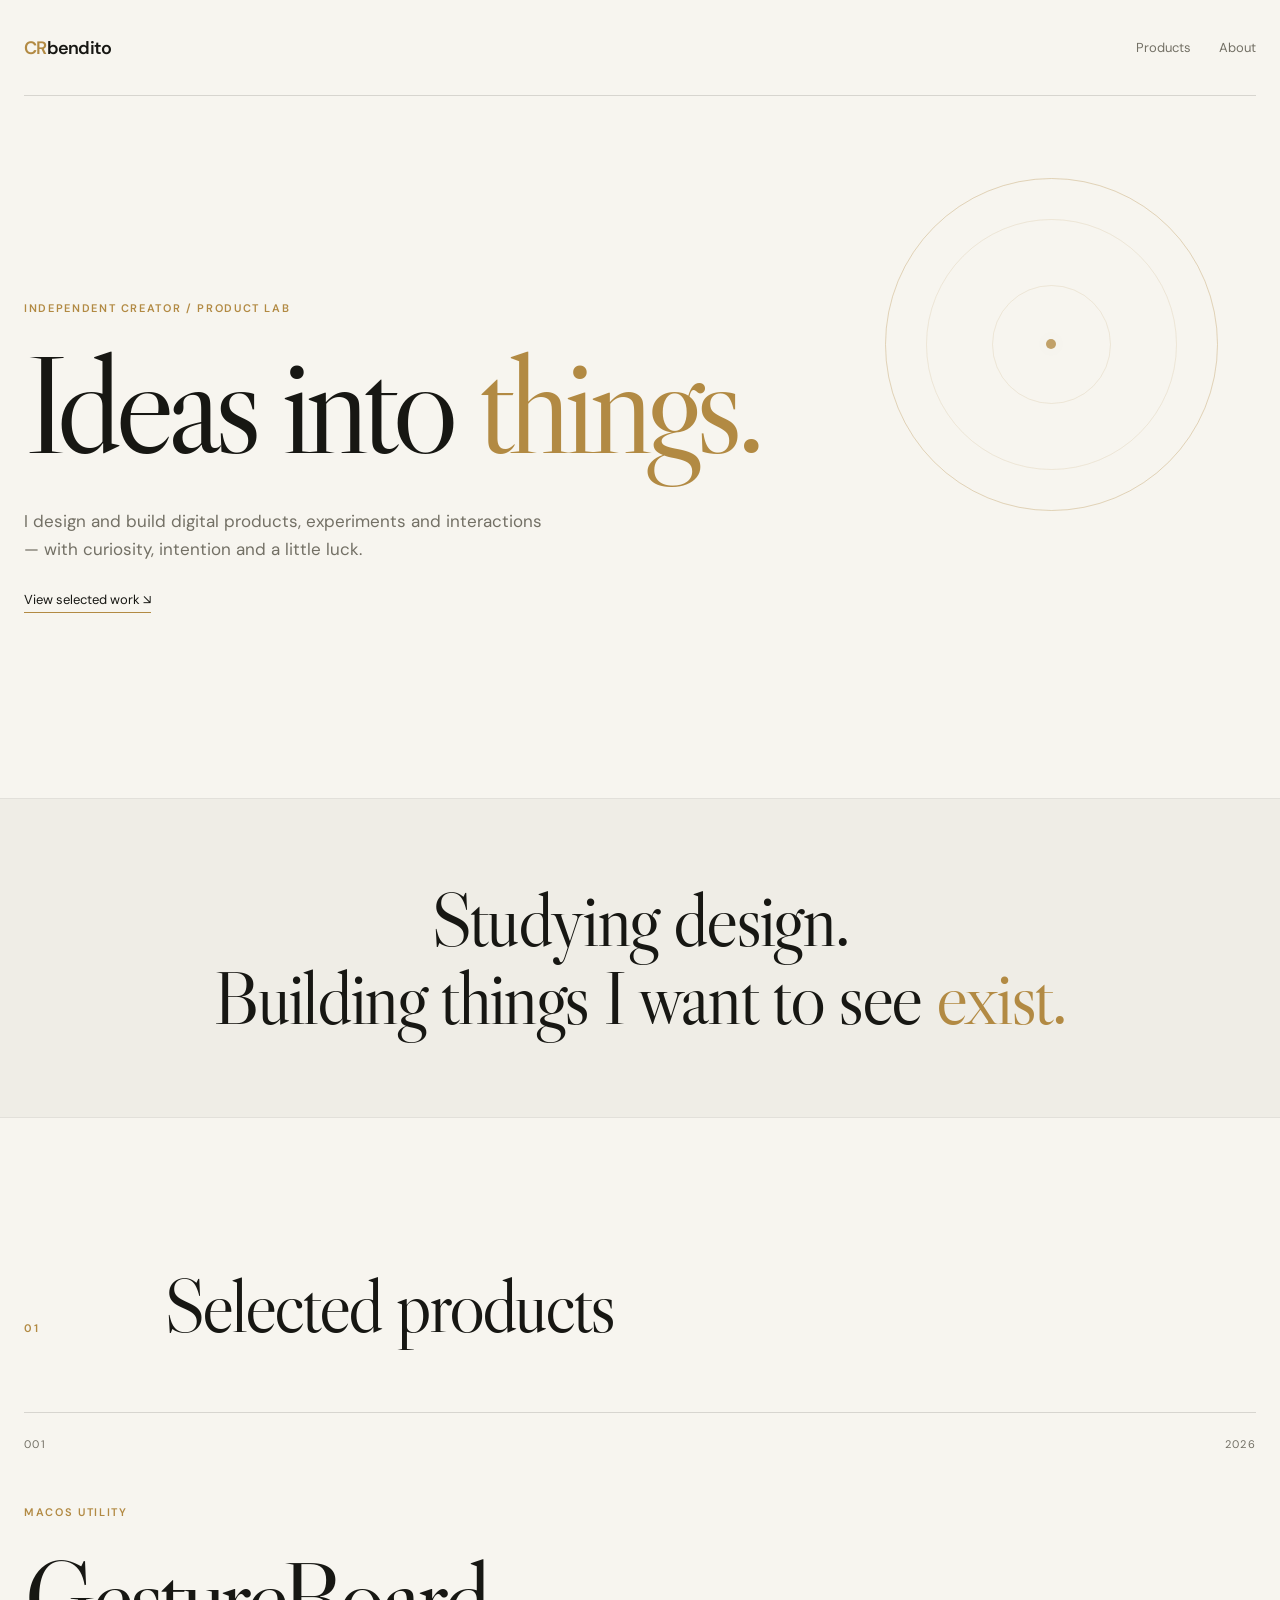
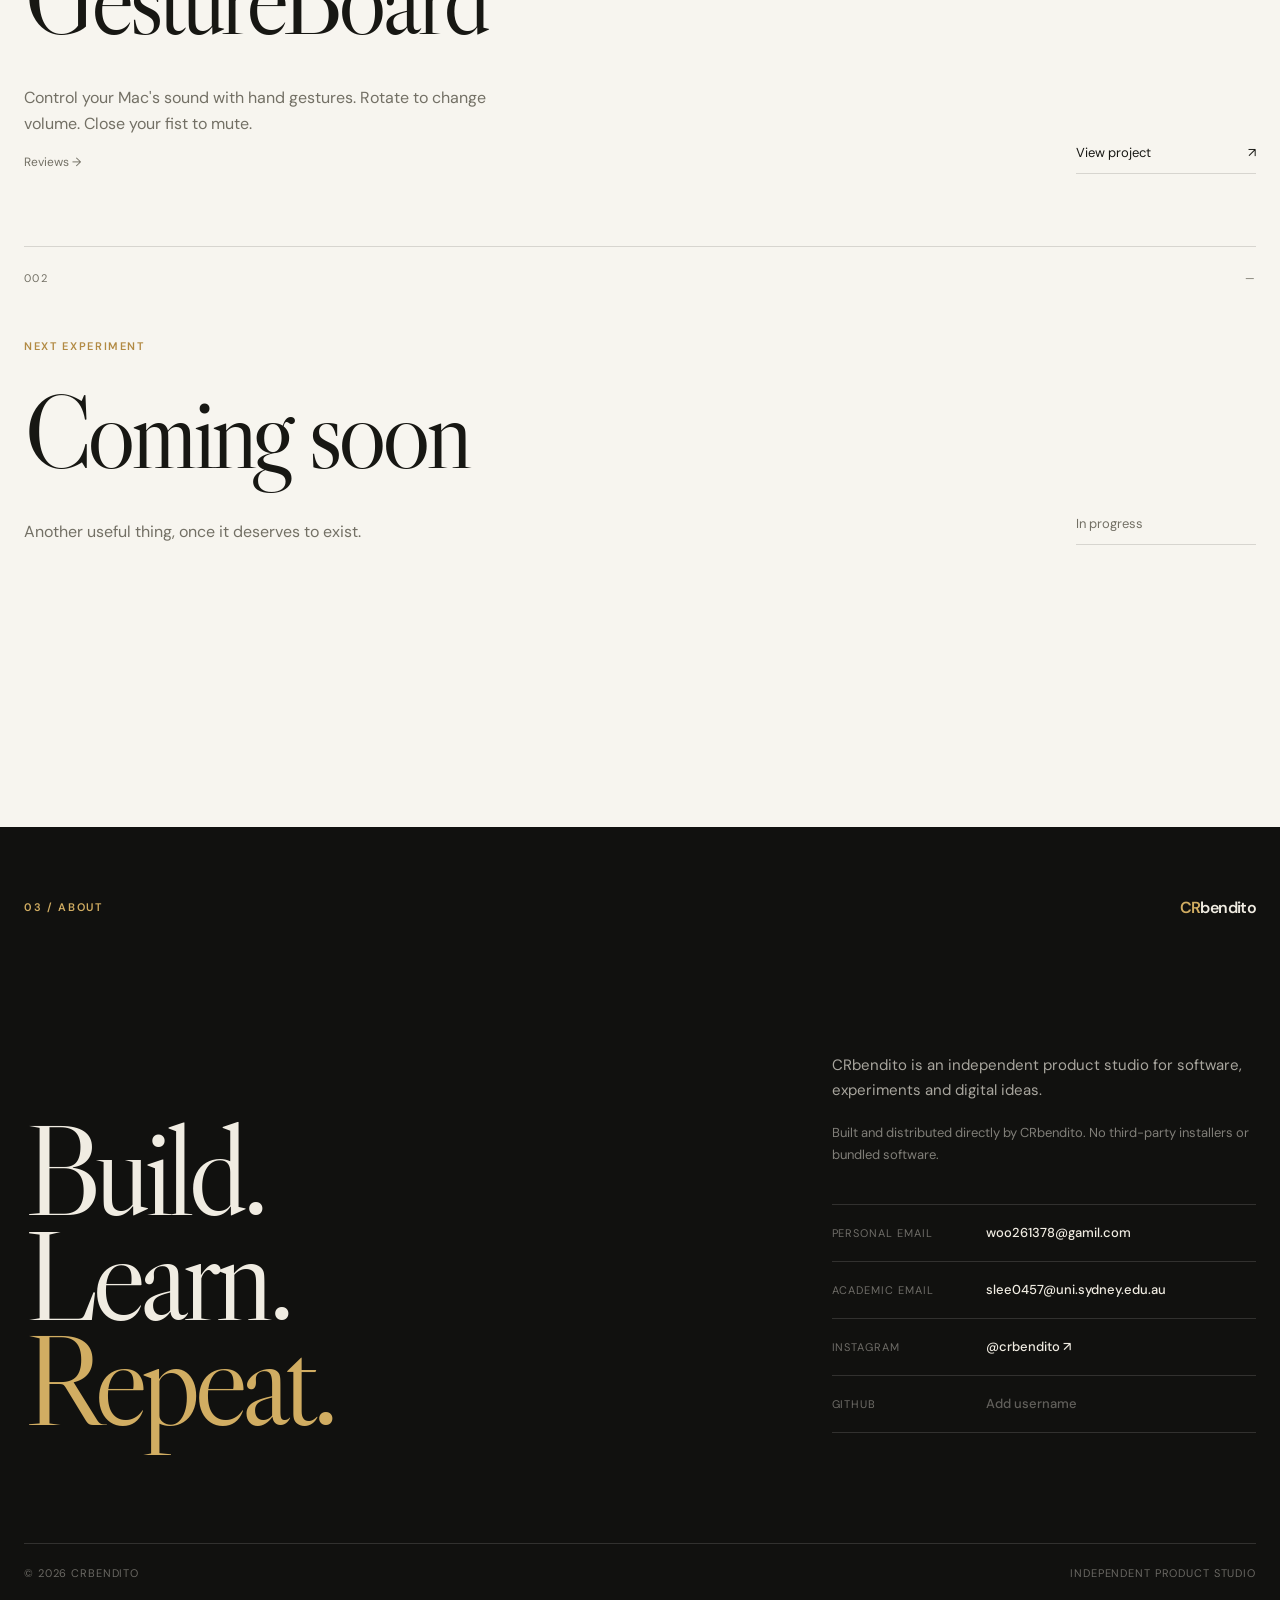
<file: index.html>
<!doctype html>
<html lang="en">
<head>
  <meta charset="utf-8" />
  <meta name="viewport" content="width=device-width, initial-scale=1" />
  <meta name="description" content="CRbendito — independent products, experiments and ideas." />
  <title>CRbendito</title>
  <link rel="stylesheet" href="styles.css" />
</head>
<body>
  <div class="cursor-glow" id="cursorGlow" aria-hidden="true"></div>
  <div class="welcome-screen" id="welcomeScreen" aria-hidden="true">
    <div class="welcome-inner">
      <span class="welcome-line"></span>
      <p>WELCOME TO</p>
      <h1><span>CR</span>BENDITO</h1>
    </div>
  </div>

  <header class="site-header">
    <a class="brand" href="#top" aria-label="CRbendito home">
      <span class="brand-cr">CR</span><span>bendito</span>
    </a>

    <nav class="nav" aria-label="Primary">
      <a href="#products">Products</a>
      <a href="#about">About</a>
    </nav>
  </header>

  <main id="top">
    <section class="hero">
      <div class="hero-mark" aria-hidden="true">
        <span class="hero-ring"></span>
        <span class="hero-dot"></span>
      </div>

      <p class="eyebrow">Independent creator / product lab</p>

      <h1>
        Ideas into
        <span class="gold-word">things.</span>
      </h1>

      <p class="hero-copy">
        I design and build digital products, experiments and
        interactions — with curiosity, intention and a little luck.
      </p>

      <a class="text-link hero-link" href="#products">
        View selected work <span aria-hidden="true">↘</span>
      </a>
    </section>

    <section class="manifesto" aria-label="Brand statement">
      <p>
        Studying design.<br />
        Building things I want to see <span class="gold-small">exist.</span>
      </p>
    </section>

    <section class="products" id="products">
      <div class="section-heading">
        <p class="section-index">01</p>
        <h2>Selected products</h2>
      </div>

      <article class="product-card">
        <div class="product-meta">
          <span>001</span>
          <span>2026</span>
        </div>

        <div class="product-body">
          <div>
            <p class="product-kicker">macOS utility</p>
            <h3>GestureBoard</h3>
            <p class="product-description">
              Control your Mac's sound with hand gestures.
              Rotate to change volume. Close your fist to mute.
            </p>
            <a class="review-link" href="gestureboard.html#reviews">Reviews →</a>
          </div>

          <a class="product-open" href="gestureboard.html" aria-label="Open GestureBoard project">
            <span>View project</span>
            <span aria-hidden="true">↗</span>
          </a>
        </div>
      </article>

      <article class="product-card muted-card">
        <div class="product-meta">
          <span>002</span>
          <span>—</span>
        </div>

        <div class="product-body">
          <div>
            <p class="product-kicker">Next experiment</p>
            <h3>Coming soon</h3>
            <p class="product-description">
              Another useful thing, once it deserves to exist.
            </p>
          </div>

          <span class="product-status">In progress</span>
        </div>
      </article>
    </section>
</main>

  <footer class="about" id="about">
    <div class="about-top">
      <p class="about-index">03 / About</p>
      <p class="about-mark"><span>CR</span>bendito</p>
    </div>

    <div class="about-grid">
      <h2>Build.<br />Learn.<br /><span>Repeat.</span></h2>

      <div class="about-copy">
        <p>
          CRbendito is an independent product studio for software,
          experiments and digital ideas.
        </p>

        <p class="trust-note">
          Built and distributed directly by CRbendito.
          No third-party installers or bundled software.
        </p>

        <div class="contact-list">
          <a href="mailto:woo261378@gamil.com">
            <span>Personal email</span>
            <strong>woo261378@gamil.com</strong>
          </a>
          <a href="mailto:slee0457@uni.sydney.edu.au">
            <span>Academic email</span>
            <strong>slee0457@uni.sydney.edu.au</strong>
          </a>
          <a href="https://www.instagram.com/crbendito/" target="_blank" rel="noreferrer">
            <span>Instagram</span>
            <strong>@crbendito ↗</strong>
          </a>
          <div class="contact-placeholder">
            <span>GitHub</span>
            <strong>Add username</strong>
          </div>
        </div>
      </div>
    </div>

    <div class="footer-line">
      <span>© 2026 CRbendito</span>
      <span>Independent Product Studio</span>
    </div>
  </footer>

  <script src="script.js"></script>
</body>
</html>
</file>
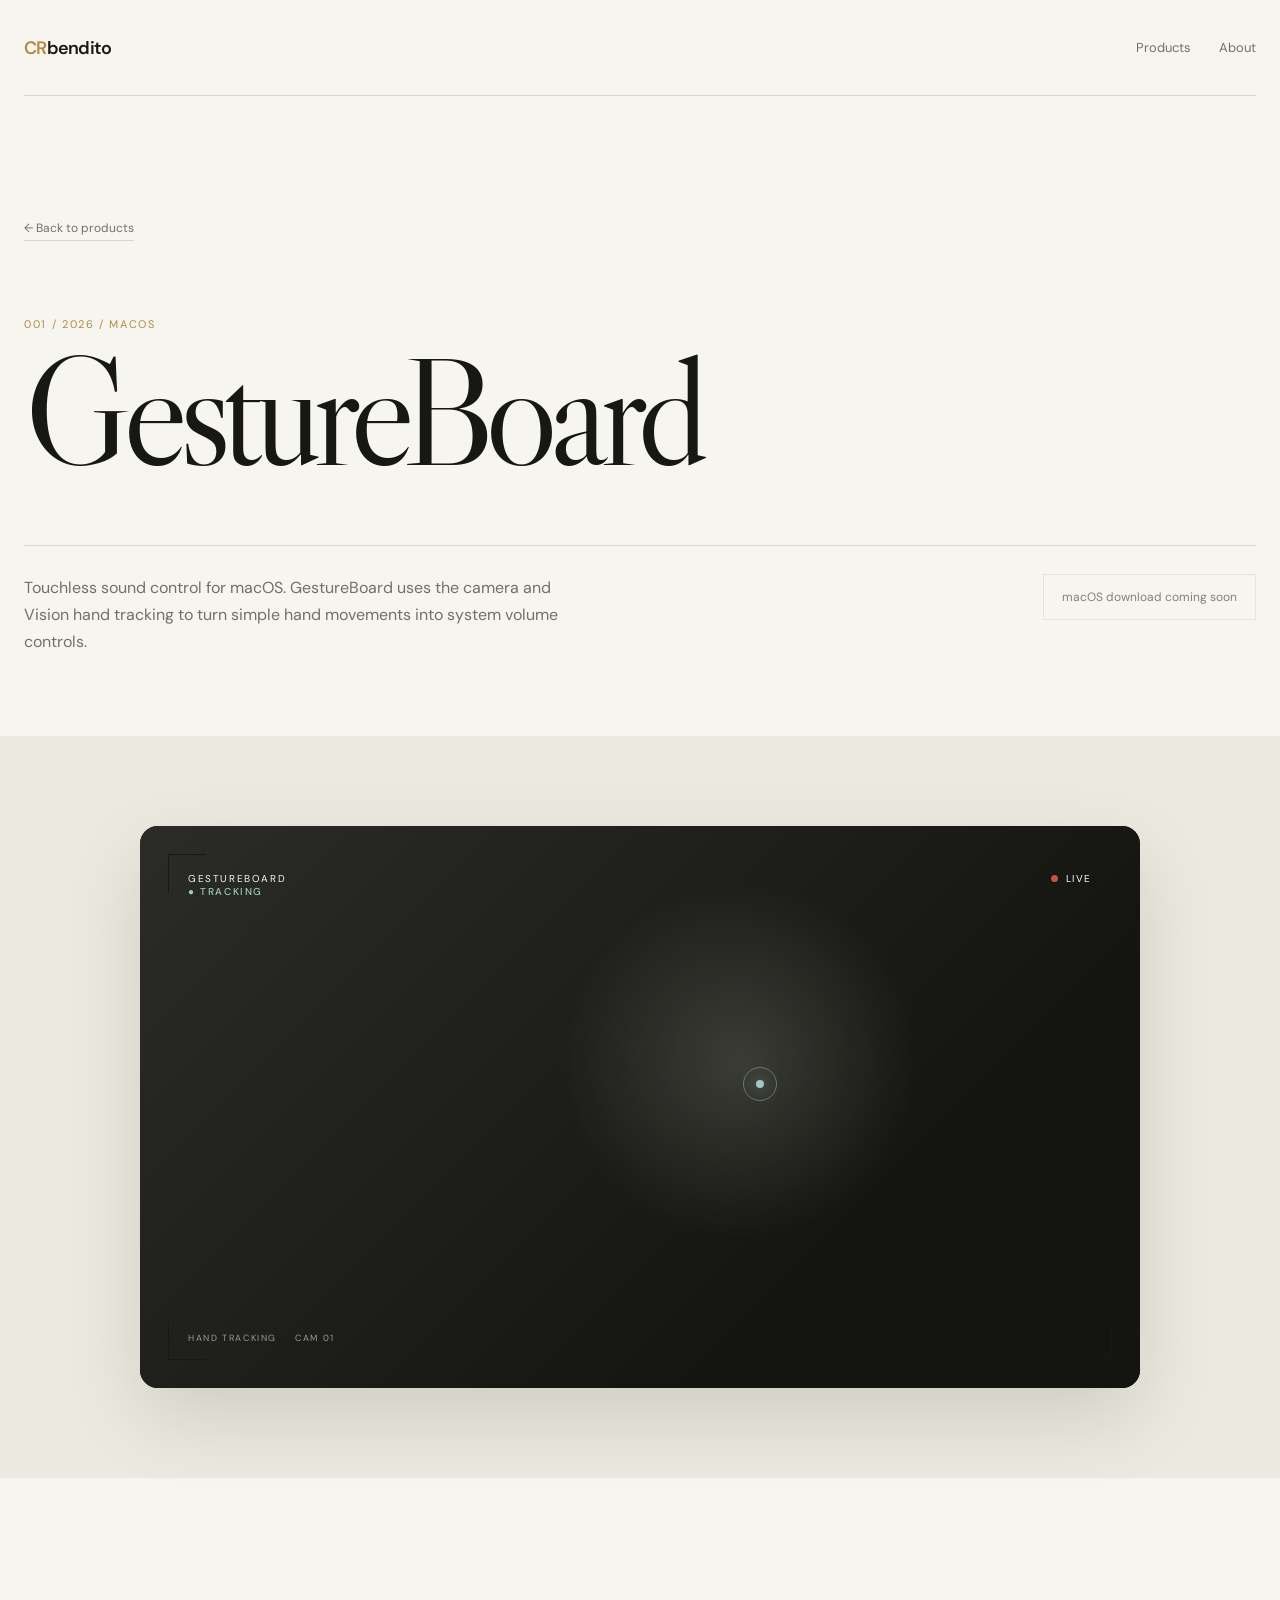
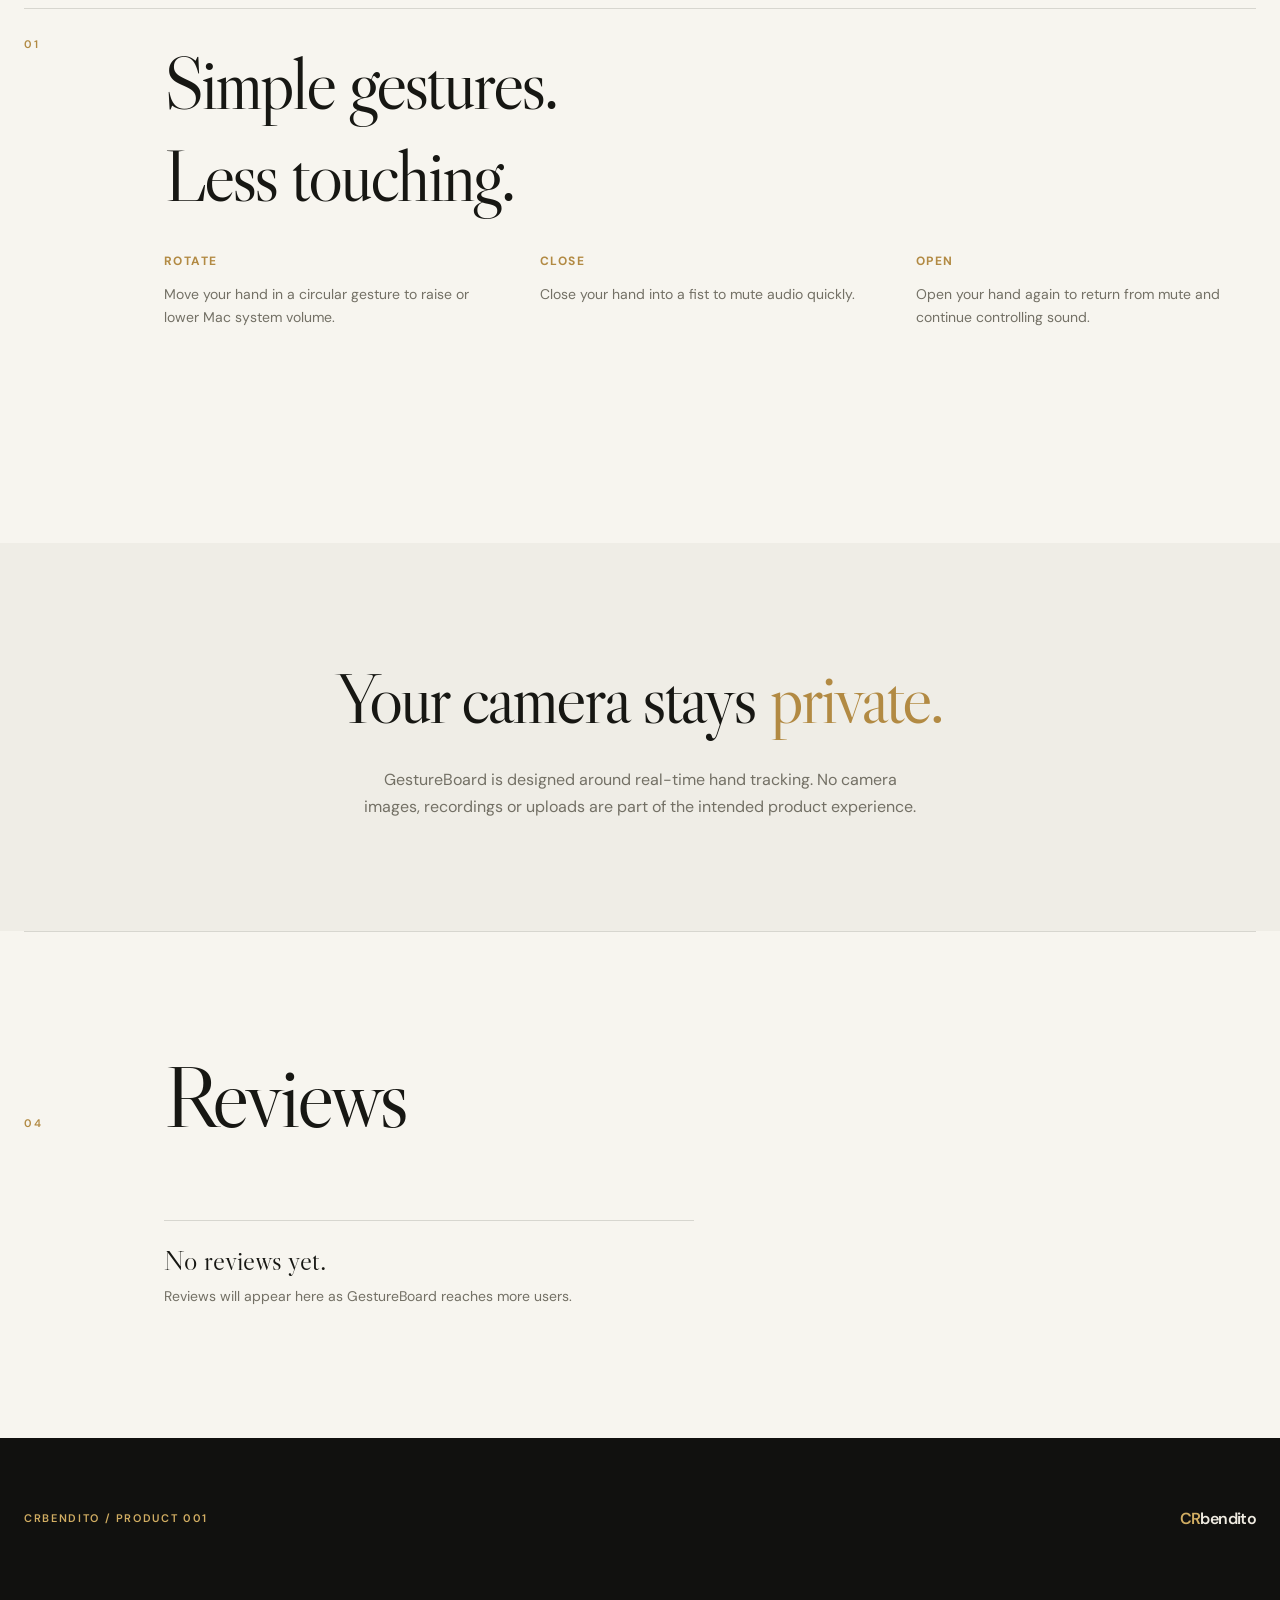
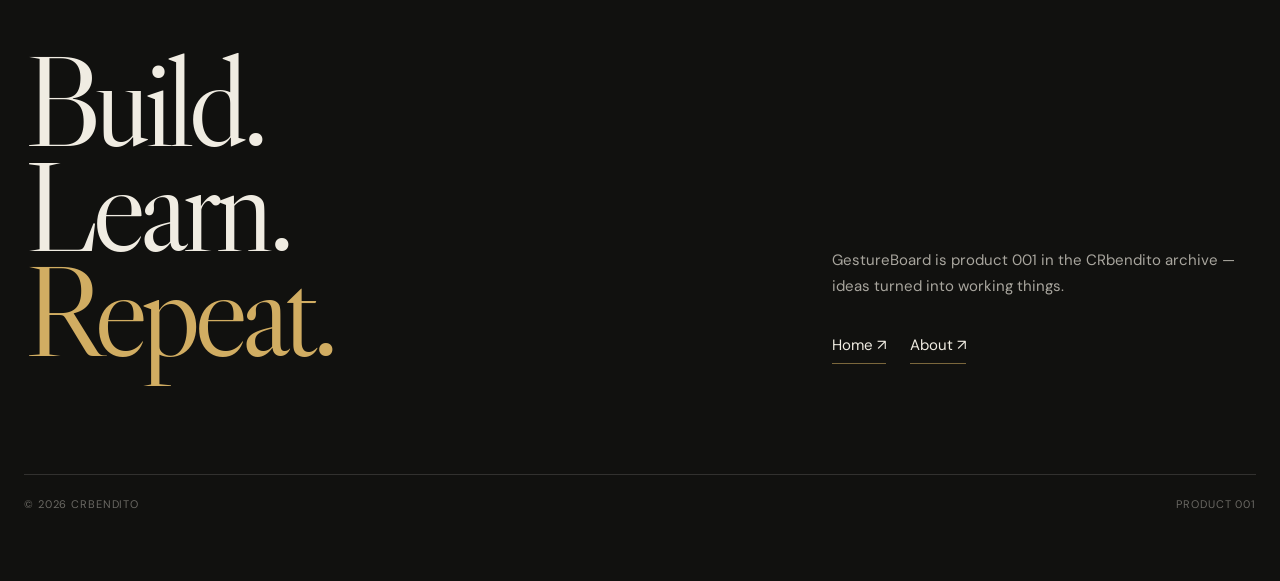
<file: gestureboard.html>
<!doctype html>
<html lang="en">
<head>
  <meta charset="utf-8" />
  <meta name="viewport" content="width=device-width, initial-scale=1" />
  <meta name="description" content="GestureBoard — touchless sound control for macOS by CRbendito." />
  <title>GestureBoard — CRbendito</title>
  <link rel="stylesheet" href="styles.css" />
  <style>
    .project-hero { width:min(calc(100% - 48px),var(--max)); margin:0 auto; padding:120px 0 80px; }
    .project-back { font-size:12px; color:var(--muted); border-bottom:1px solid var(--line); padding-bottom:4px; }
    .project-number { color:var(--gold); font-size:11px; letter-spacing:.15em; text-transform:uppercase; margin:80px 0 18px; }
    .project-title { font-family:"Libre Caslon Display",Georgia,serif; font-size:clamp(72px,12vw,160px); font-weight:400; letter-spacing:-.06em; line-height:.82; margin:0; }
    .project-intro { display:grid; grid-template-columns:1fr 1fr; gap:80px; margin-top:70px; border-top:1px solid var(--line); padding-top:28px; }
    .project-intro p { margin:0; color:var(--muted); line-height:1.7; font-size:16px; max-width:560px; }
    .project-actions { display:flex; gap:14px; flex-wrap:wrap; align-items:flex-start; justify-content:flex-end; }
    .project-button { display:inline-flex; align-items:center; gap:22px; padding:14px 18px; border:1px solid var(--line); font-size:12px; transition:.2s ease; }
    .project-button:hover { color:var(--gold); border-color:var(--gold); }
    .project-demo { background:#ece9e0; padding:90px 24px; }
    .demo-frame { width:min(100%,1000px); aspect-ratio:16/9; margin:0 auto; background:#171815; border-radius:18px; overflow:hidden; position:relative; box-shadow:0 30px 80px rgba(0,0,0,.12); }
    .demo-camera { position:absolute; inset:0; background:radial-gradient(circle at 60% 42%, rgba(210,210,190,.18), transparent 26%), linear-gradient(135deg,#2b2c28,#141511 72%); }
    .corner { position:absolute; width:38px; height:38px; border-color:rgba(255,255,255,.75); }
    .c1 { left:28px; top:28px; border-left:1px solid; border-top:1px solid; }
    .c2 { right:28px; top:28px; border-right:1px solid; border-top:1px solid; }
    .c3 { left:28px; bottom:28px; border-left:1px solid; border-bottom:1px solid; }
    .c4 { right:28px; bottom:28px; border-right:1px solid; border-bottom:1px solid; }
    .live { position:absolute; right:48px; top:46px; color:#fff; font-size:10px; letter-spacing:.16em; text-transform:uppercase; display:flex; align-items:center; gap:8px; }
    .live::before { content:""; width:7px; height:7px; border-radius:50%; background:#c95045; }
    .tracking { position:absolute; left:48px; top:46px; color:#f6f5ee; font-size:10px; letter-spacing:.16em; text-transform:uppercase; }
    .tracking b { color:#9fc9c3; font-weight:500; }
    .reticle { position:absolute; left:62%; top:46%; width:34px; height:34px; border:1px solid rgba(159,201,195,.45); border-radius:50%; transform:translate(-50%,-50%); }
    .reticle::after { content:""; position:absolute; width:8px; height:8px; border-radius:50%; background:#9fc9c3; left:50%; top:50%; transform:translate(-50%,-50%); box-shadow:0 0 16px rgba(159,201,195,.9); }
    .demo-label { position:absolute; left:48px; bottom:44px; color:rgba(255,255,255,.55); font-size:9px; letter-spacing:.18em; text-transform:uppercase; }
    .project-details { width:min(calc(100% - 48px),var(--max)); margin:0 auto; padding:130px 0; }
    .detail-grid { display:grid; grid-template-columns:120px 1fr; gap:20px; border-top:1px solid var(--line); padding:28px 0 70px; }
    .detail-grid h2 { margin:0; font-family:"Libre Caslon Display",Georgia,serif; font-size:clamp(42px,6vw,74px); font-weight:400; letter-spacing:-.04em; }
    .detail-copy { display:grid; grid-template-columns:repeat(3,1fr); gap:36px; grid-column:2; }
    .detail-copy h3 { font-size:12px; color:var(--gold); text-transform:uppercase; letter-spacing:.12em; }
    .detail-copy p { color:var(--muted); line-height:1.65; font-size:14px; }
    .privacy-note { background:var(--paper-2); text-align:center; padding:110px 24px; }
    .privacy-note h2 { font-family:"Libre Caslon Display",Georgia,serif; font-size:clamp(42px,6vw,72px); font-weight:400; margin:0 0 24px; letter-spacing:-.04em; }
    .privacy-note h2 span { color:var(--gold); }
    .privacy-note p { color:var(--muted); line-height:1.7; max-width:560px; margin:0 auto; }
    @media (max-width:780px){ .project-hero,.project-details{width:min(calc(100% - 32px),var(--max));}.project-intro{grid-template-columns:1fr;gap:32px}.project-actions{justify-content:flex-start}.detail-grid{grid-template-columns:1fr}.detail-copy{grid-column:1;grid-template-columns:1fr}.demo-frame{aspect-ratio:4/3}.project-title{font-size:clamp(62px,18vw,100px)} }
  </style>
</head>
<body>
<header class="site-header">
  <a class="brand" href="index.html"><span class="brand-cr">CR</span><span>bendito</span></a>
  <nav class="nav"><a href="index.html#products">Products</a><a href="index.html#about">About</a></nav>
</header>
<main>
  <section class="project-hero">
    <a class="project-back" href="index.html#products">← Back to products</a>
    <p class="project-number">001 / 2026 / macOS</p>
    <h1 class="project-title">GestureBoard</h1>
    <div class="project-intro">
      <p>Touchless sound control for macOS. GestureBoard uses the camera and Vision hand tracking to turn simple hand movements into system volume controls.</p>
      <div class="project-actions">
        <span class="project-button project-button-disabled" aria-disabled="true">macOS download coming soon</span>
      </div>
    </div>
  </section>

  <section class="project-demo" aria-label="GestureBoard visual preview">
    <div class="demo-frame">
      <div class="demo-camera"></div>
      <span class="corner c1"></span><span class="corner c2"></span><span class="corner c3"></span><span class="corner c4"></span>
      <div class="tracking">GESTUREBOARD<br><b>● TRACKING</b></div>
      <div class="live">LIVE</div>
      <div class="reticle"></div>
      <div class="demo-label">HAND TRACKING &nbsp;&nbsp;&nbsp; CAM 01</div>
    </div>
  </section>

  <section class="project-details">
    <div class="detail-grid">
      <p class="section-index">01</p>
      <h2>Simple gestures.<br>Less touching.</h2>
      <div class="detail-copy">
        <div><h3>Rotate</h3><p>Move your hand in a circular gesture to raise or lower Mac system volume.</p></div>
        <div><h3>Close</h3><p>Close your hand into a fist to mute audio quickly.</p></div>
        <div><h3>Open</h3><p>Open your hand again to return from mute and continue controlling sound.</p></div>
      </div>
    </div>
  </section>

  <section class="privacy-note">
    <h2>Your camera stays <span>private.</span></h2>
    <p>GestureBoard is designed around real-time hand tracking. No camera images, recordings or uploads are part of the intended product experience.</p>
  </section>

  <section class="product-reviews" id="reviews">
    <div class="review-heading">
      <p class="section-index">04</p>
      <h2>Reviews</h2>
    </div>
    <div class="review-empty">
      <p>No reviews yet.</p>
      <span>Reviews will appear here as GestureBoard reaches more users.</span>
    </div>
  </section>

</main>
<footer class="about" style="margin-top:0">
  <div class="about-top"><p class="about-index">CRbendito / Product 001</p><p class="about-mark"><span>CR</span>bendito</p></div>
  <div class="about-grid"><h2>Build.<br>Learn.<br><span>Repeat.</span></h2><div class="about-copy"><p>GestureBoard is product 001 in the CRbendito archive — ideas turned into working things.</p><div class="links"><a href="index.html">Home ↗</a><a href="index.html#about">About ↗</a></div></div></div>
  <div class="footer-line"><span>© 2026 CRbendito</span><span>Product 001</span></div>
</footer>
<script src="script.js"></script>

<div class="download-thanks" id="downloadThanks" aria-hidden="true">
  <div class="download-thanks-inner">
    <p class="downloaded-label">DOWNLOADED</p>
    <h2>Thank you.</h2>
  </div>
</div>

</body>
</html>
</file>
<file: styles.css>
@import url('https://fonts.googleapis.com/css2?family=DM+Sans:wght@400;500;600&family=Libre+Caslon+Display&display=swap');

:root {
  --paper: #f7f5ef;
  --paper-2: #efede6;
  --ink: #171713;
  --muted: #737065;
  --line: rgba(23, 23, 19, 0.14);
  --gold: #b28a43;
  --gold-bright: #d1ad62;
  --night: #11110f;
  --night-soft: #1a1916;
  --ivory: #f0ece2;
  --max: 1240px;
}

* {
  box-sizing: border-box;
}

html {
  scroll-behavior: smooth;
}

body {
  margin: 0;
  background: var(--paper);
  color: var(--ink);
  font-family: "DM Sans", -apple-system, BlinkMacSystemFont, "Segoe UI", sans-serif;
  -webkit-font-smoothing: antialiased;
}

::selection {
  background: var(--gold-bright);
  color: #fff;
}

a {
  color: inherit;
  text-decoration: none;
}

.site-header {
  width: min(calc(100% - 48px), var(--max));
  margin: 0 auto;
  min-height: 96px;
  display: flex;
  align-items: center;
  justify-content: space-between;
  border-bottom: 1px solid var(--line);
}

.brand {
  display: inline-flex;
  align-items: baseline;
  font-size: 18px;
  font-weight: 600;
  letter-spacing: -0.04em;
}

.brand-cr {
  color: var(--gold);
}

.nav {
  display: flex;
  gap: 28px;
  font-size: 13px;
}

.nav a {
  position: relative;
  color: var(--muted);
  transition: color .2s ease;
}

.nav a::after {
  content: "";
  position: absolute;
  left: 0;
  bottom: -5px;
  width: 100%;
  height: 1px;
  background: var(--gold);
  transform: scaleX(0);
  transform-origin: right;
  transition: transform .25s ease;
}

.nav a:hover {
  color: var(--gold);
}

.nav a:hover::after {
  transform: scaleX(1);
  transform-origin: left;
}

.hero {
  width: min(calc(100% - 48px), var(--max));
  margin: 0 auto;
  min-height: 78vh;
  display: flex;
  flex-direction: column;
  justify-content: center;
  position: relative;
  padding: 120px 0 100px;
}

.hero-mark {
  position: absolute;
  top: 82px;
  right: 3vw;
  width: clamp(180px, 26vw, 360px);
  aspect-ratio: 1;
  opacity: .78;
}

.hero-ring {
  position: absolute;
  inset: 0;
  border-radius: 50%;
  border: 1px solid rgba(178, 138, 67, .42);
}

.hero-ring::before,
.hero-ring::after {
  content: "";
  position: absolute;
  border-radius: 50%;
  border: 1px solid rgba(178, 138, 67, .18);
}

.hero-ring::before { inset: 12%; }
.hero-ring::after { inset: 32%; }

.hero-dot {
  width: 10px;
  height: 10px;
  border-radius: 50%;
  background: var(--gold);
  position: absolute;
  top: 50%;
  left: 50%;
  margin: -5px 0 0 -5px;
  box-shadow: 0 0 40px rgba(178, 138, 67, .28);
}

.eyebrow,
.product-kicker,
.section-index,
.about-index {
  text-transform: uppercase;
  letter-spacing: .15em;
  font-size: 11px;
  font-weight: 600;
}

.eyebrow {
  color: var(--gold);
  margin: 0 0 30px;
}

.hero h1 {
  margin: 0;
  max-width: 900px;
  font-family: "Libre Caslon Display", Georgia, serif;
  font-size: clamp(72px, 11vw, 160px);
  line-height: .83;
  letter-spacing: -0.055em;
  font-weight: 400;
}

.gold-word {
  color: var(--gold);
}

.hero-copy {
  width: min(520px, 100%);
  margin: 46px 0 0;
  color: var(--muted);
  font-size: 17px;
  line-height: 1.65;
}

.text-link {
  margin-top: 28px;
  width: max-content;
  border-bottom: 1px solid var(--gold);
  padding-bottom: 4px;
  font-size: 13px;
  transition: color .2s ease, gap .2s ease;
}

.text-link:hover {
  color: var(--gold);
}

.manifesto {
  background: var(--paper-2);
  min-height: 320px;
  display: grid;
  place-items: center;
  padding: 80px 24px;
  border-top: 1px solid rgba(23, 23, 19, .06);
  border-bottom: 1px solid rgba(23, 23, 19, .06);
}

.manifesto p {
  margin: 0;
  font-family: "Libre Caslon Display", Georgia, serif;
  font-size: clamp(38px, 6vw, 76px);
  line-height: 1.03;
  text-align: center;
  letter-spacing: -0.035em;
}

.gold-small {
  color: var(--gold);
}

.products,
.principles {
  width: min(calc(100% - 48px), var(--max));
  margin: 0 auto;
  padding: 140px 0;
}

.section-heading {
  display: grid;
  grid-template-columns: 120px 1fr;
  gap: 20px;
  align-items: baseline;
  margin-bottom: 60px;
}

.section-heading h2 {
  margin: 0;
  font-family: "Libre Caslon Display", Georgia, serif;
  font-size: clamp(44px, 6vw, 76px);
  font-weight: 400;
  letter-spacing: -0.04em;
}

.section-index {
  color: var(--gold);
  margin: 0;
}

.product-card {
  border-top: 1px solid var(--line);
  padding: 24px 0 72px;
  transition: border-color .25s ease;
}

.product-card:hover {
  border-color: var(--gold);
}

.product-meta {
  display: flex;
  justify-content: space-between;
  color: var(--muted);
  font-size: 11px;
  letter-spacing: .12em;
  text-transform: uppercase;
}

.product-body {
  display: grid;
  grid-template-columns: 1fr auto;
  gap: 50px;
  align-items: end;
  margin-top: 54px;
}

.product-kicker {
  color: var(--gold);
  margin: 0 0 16px;
}

.product-card h3 {
  margin: 0;
  font-family: "Libre Caslon Display", Georgia, serif;
  font-size: clamp(54px, 8vw, 110px);
  font-weight: 400;
  letter-spacing: -0.05em;
}

.product-description {
  max-width: 480px;
  margin: 24px 0 0;
  color: var(--muted);
  line-height: 1.6;
}

.product-open,
.product-status {
  min-width: 180px;
  display: flex;
  align-items: center;
  justify-content: space-between;
  gap: 30px;
  border-bottom: 1px solid var(--line);
  padding: 0 0 12px;
  font-size: 13px;
}

.product-open {
  transition: color .2s ease, border-color .2s ease;
}

.product-open:hover {
  color: var(--gold);
  border-color: var(--gold);
}

.product-status {
  color: var(--muted);
}

.muted-card {
  opacity: .62;
}

.principles {
  padding-top: 40px;
}

.principle-grid {
  display: grid;
  grid-template-columns: repeat(3, 1fr);
  border-top: 1px solid var(--line);
}

.principle {
  min-height: 250px;
  padding: 28px 32px 40px 0;
  border-right: 1px solid var(--line);
}

.principle + .principle {
  padding-left: 32px;
}

.principle:last-child {
  border-right: 0;
}

.principle span {
  color: var(--gold);
  font-size: 11px;
}

.principle h3 {
  margin: 60px 0 14px;
  font-family: "Libre Caslon Display", Georgia, serif;
  font-size: 34px;
  font-weight: 400;
}

.principle p {
  max-width: 260px;
  margin: 0;
  color: var(--muted);
  font-size: 14px;
  line-height: 1.6;
}

.about {
  background: var(--night);
  color: var(--ivory);
  margin-top: 70px;
  padding: 70px max(24px, calc((100vw - var(--max)) / 2));
}

.about-top,
.footer-line {
  display: flex;
  align-items: center;
  justify-content: space-between;
}

.about-index {
  margin: 0;
  color: var(--gold-bright);
}

.about-mark {
  margin: 0;
  font-weight: 600;
  letter-spacing: -0.04em;
}

.about-mark span {
  color: var(--gold-bright);
}

.about-grid {
  display: grid;
  grid-template-columns: 1.25fr .75fr;
  gap: 100px;
  align-items: end;
  padding: 120px 0 110px;
}

.about-grid h2 {
  margin: 0;
  font-family: "Libre Caslon Display", Georgia, serif;
  font-size: clamp(74px, 10vw, 142px);
  line-height: .82;
  font-weight: 400;
  letter-spacing: -0.055em;
}

.about-grid h2 span {
  color: var(--gold-bright);
}

.about-copy {
  color: rgba(240, 236, 226, .68);
  line-height: 1.7;
  font-size: 15px;
}

.about-copy strong {
  color: var(--ivory);
  font-weight: 500;
}

.links {
  display: flex;
  gap: 24px;
  margin-top: 34px;
}

.links a {
  color: var(--ivory);
  border-bottom: 1px solid rgba(209, 173, 98, .55);
  padding-bottom: 4px;
  transition: color .2s ease;
}

.links a:hover {
  color: var(--gold-bright);
}

.footer-line {
  border-top: 1px solid rgba(240, 236, 226, .15);
  padding-top: 22px;
  color: rgba(240, 236, 226, .4);
  font-size: 11px;
  letter-spacing: .08em;
  text-transform: uppercase;
}

.reveal {
  opacity: 0;
  transform: translateY(18px);
  transition: opacity .7s ease, transform .7s ease;
}

.reveal.visible {
  opacity: 1;
  transform: none;
}

@media (max-width: 780px) {
  .site-header {
    width: min(calc(100% - 32px), var(--max));
    min-height: 78px;
  }

  .nav {
    gap: 18px;
  }

  .hero {
    width: min(calc(100% - 32px), var(--max));
    min-height: auto;
    padding: 110px 0 90px;
  }

  .hero-mark {
    width: 150px;
    top: 54px;
    right: 0;
  }

  .hero h1 {
    font-size: clamp(64px, 19vw, 104px);
  }

  .products,
  .principles {
    width: min(calc(100% - 32px), var(--max));
    padding: 100px 0;
  }

  .section-heading {
    grid-template-columns: 1fr;
    gap: 18px;
  }

  .product-body {
    grid-template-columns: 1fr;
  }

  .product-open,
  .product-status {
    width: 100%;
  }

  .principle-grid {
    grid-template-columns: 1fr;
  }

  .principle,
  .principle + .principle {
    padding: 28px 0 48px;
    border-right: 0;
    border-bottom: 1px solid var(--line);
  }

  .principle:last-child {
    border-bottom: 0;
  }

  .about {
    padding-left: 20px;
    padding-right: 20px;
  }

  .about-grid {
    grid-template-columns: 1fr;
    gap: 70px;
    padding: 90px 0;
  }

  .about-grid h2 {
    font-size: clamp(70px, 20vw, 110px);
  }

  .footer-line {
    gap: 20px;
    align-items: flex-start;
    flex-direction: column;
  }
}


.contact-list {
  display: grid;
  gap: 0;
  margin-top: 38px;
  border-top: 1px solid rgba(240, 236, 226, .15);
}

.contact-list a,
.contact-placeholder {
  display: grid;
  grid-template-columns: 130px 1fr;
  gap: 24px;
  align-items: baseline;
  padding: 17px 0;
  border-bottom: 1px solid rgba(240, 236, 226, .15);
}

.contact-list a {
  transition: color .2s ease;
}

.contact-list a:hover {
  color: var(--gold-bright);
}

.contact-list span {
  color: rgba(240, 236, 226, .42);
  font-size: 11px;
  text-transform: uppercase;
  letter-spacing: .09em;
}

.contact-list strong {
  color: var(--ivory);
  font-size: 13px;
  font-weight: 500;
  overflow-wrap: anywhere;
}

.contact-placeholder strong {
  color: rgba(240, 236, 226, .36);
}

@media (max-width: 780px) {
  .contact-list a,
  .contact-placeholder {
    grid-template-columns: 1fr;
    gap: 5px;
  }
}


.trust-note {
  margin-top: 18px;
  color: rgba(240, 236, 226, .5);
  font-size: 13px;
  line-height: 1.7;
  max-width: 520px;
}


/* --- CRbendito interaction layer --- */

.welcome-screen {
  position: fixed;
  inset: 0;
  z-index: 9998;
  display: grid;
  place-items: center;
  background: var(--paper);
  pointer-events: none;
  opacity: 1;
  transition: opacity .65s ease;
}

.welcome-screen.is-leaving {
  opacity: 0;
}

.welcome-inner {
  text-align: center;
  transform: translateY(8px);
  animation: welcomeRise .9s cubic-bezier(.2,.7,.2,1) both;
}

.welcome-line {
  display: block;
  width: 42px;
  height: 1px;
  background: var(--gold);
  margin: 0 auto 22px;
  transform-origin: center;
  animation: welcomeLine .85s ease both;
}

.welcome-inner p {
  margin: 0 0 10px;
  color: var(--muted);
  font-size: 10px;
  font-weight: 600;
  letter-spacing: .28em;
}

.welcome-inner h1 {
  margin: 0;
  font-family: "Libre Caslon Display", Georgia, serif;
  font-size: clamp(42px, 7vw, 78px);
  font-weight: 400;
  letter-spacing: -.04em;
}

.welcome-inner h1 span {
  color: var(--gold);
}

@keyframes welcomeRise {
  from { opacity: 0; transform: translateY(20px); }
  to { opacity: 1; transform: translateY(0); }
}

@keyframes welcomeLine {
  from { transform: scaleX(0); opacity: 0; }
  to { transform: scaleX(1); opacity: 1; }
}


.review-link {
  display: inline-block;
  margin-top: 18px;
  color: var(--muted);
  font-size: 12px;
  border-bottom: 1px solid transparent;
  padding-bottom: 3px;
  transition: color .2s ease, border-color .2s ease;
}

.review-link:hover {
  color: var(--gold);
  border-color: var(--gold);
}

.product-reviews {
  width: min(calc(100% - 48px), var(--max));
  margin: 0 auto;
  padding: 110px 0 130px;
  border-top: 1px solid var(--line);
}

.review-heading {
  display: grid;
  grid-template-columns: 120px 1fr;
  gap: 20px;
  align-items: baseline;
}

.review-heading h2 {
  margin: 0;
  font-family: "Libre Caslon Display", Georgia, serif;
  font-size: clamp(48px, 7vw, 88px);
  font-weight: 400;
  letter-spacing: -.04em;
}

.review-empty {
  margin: 70px 0 0 140px;
  max-width: 530px;
  padding-top: 22px;
  border-top: 1px solid var(--line);
}

.review-empty p {
  margin: 0 0 8px;
  font-family: "Libre Caslon Display", Georgia, serif;
  font-size: 28px;
}

.review-empty span {
  color: var(--muted);
  font-size: 14px;
  line-height: 1.65;
}

.download-thanks {
  position: fixed;
  inset: 0;
  z-index: 10001;
  display: grid;
  place-items: center;
  pointer-events: none;
  background: rgba(247,245,239,.84);
  backdrop-filter: blur(8px);
  -webkit-backdrop-filter: blur(8px);
  opacity: 0;
  visibility: hidden;
  transition: opacity .24s ease, visibility .24s ease;
}

.download-thanks.is-visible {
  opacity: 1;
  visibility: visible;
}

.download-thanks-inner {
  text-align: center;
  transform: translateY(10px) scale(.98);
  transition: transform .5s cubic-bezier(.2,.75,.15,1);
}

.download-thanks.is-visible .download-thanks-inner {
  transform: translateY(0) scale(1);
}

.downloaded-label {
  margin: 0 0 12px;
  color: var(--gold);
  font-size: 10px;
  font-weight: 600;
  letter-spacing: .3em;
}

.download-thanks h2 {
  margin: 0;
  color: var(--ink);
  font-family: "Libre Caslon Display", Georgia, serif;
  font-size: clamp(56px, 9vw, 110px);
  font-weight: 400;
  letter-spacing: -.05em;
}

.gold-burst {
  position: fixed;
  z-index: 10002;
  width: var(--burst-size, 5px);
  height: var(--burst-size, 5px);
  border-radius: 50%;
  background: var(--gold-bright);
  pointer-events: none;
  left: 50%;
  top: 50%;
  box-shadow: 0 0 8px rgba(209,173,98,.28);
  animation: goldBurst var(--burst-life, 1100ms) cubic-bezier(.15,.55,.2,1) forwards;
}

@keyframes goldBurst {
  0% {
    opacity: 0;
    transform: translate(-50%,-50%) translate3d(0,0,0) scale(.45);
  }
  15% { opacity: .9; }
  100% {
    opacity: 0;
    transform: translate(-50%,-50%) translate3d(var(--burst-x), var(--burst-y), 0) scale(.12);
  }
}

@media (max-width: 780px) {
  .product-reviews {
    width: min(calc(100% - 32px), var(--max));
    padding: 90px 0 100px;
  }

  .review-heading {
    grid-template-columns: 1fr;
    gap: 14px;
  }

  .review-empty {
    margin: 48px 0 0;
  }
}

@media (prefers-reduced-motion: reduce) {
  .welcome-inner,
  .welcome-line,
  .gold-dust,
  .gold-burst {
    animation: none !important;
  }

  .welcome-screen,
  .download-thanks,
  .download-thanks-inner {
    transition: none !important;
  }
}


/* --- Subtle gold cursor glow --- */

.cursor-glow {
  position: fixed;
  left: 0;
  top: 0;
  width: 420px;
  height: 420px;
  border-radius: 50%;
  pointer-events: none;
  z-index: 0;
  opacity: 0;
  transform: translate3d(-50%, -50%, 0);
  background:
    radial-gradient(
      circle,
      rgba(208, 171, 95, .16) 0%,
      rgba(208, 171, 95, .09) 24%,
      rgba(208, 171, 95, .045) 42%,
      rgba(208, 171, 95, 0) 72%
    );
  filter: blur(8px);
  transition: opacity .35s ease;
  will-change: transform, opacity;
}

body.has-cursor-glow .cursor-glow {
  opacity: 1;
}

/* Keep site content above the glow */
.site-header,
main,
.about {
  position: relative;
  z-index: 1;
}

@media (pointer: coarse), (prefers-reduced-motion: reduce) {
  .cursor-glow {
    display: none;
  }
}


.project-button-disabled {
  cursor: default;
  opacity: .52;
  border-color: var(--line);
}
</file>
